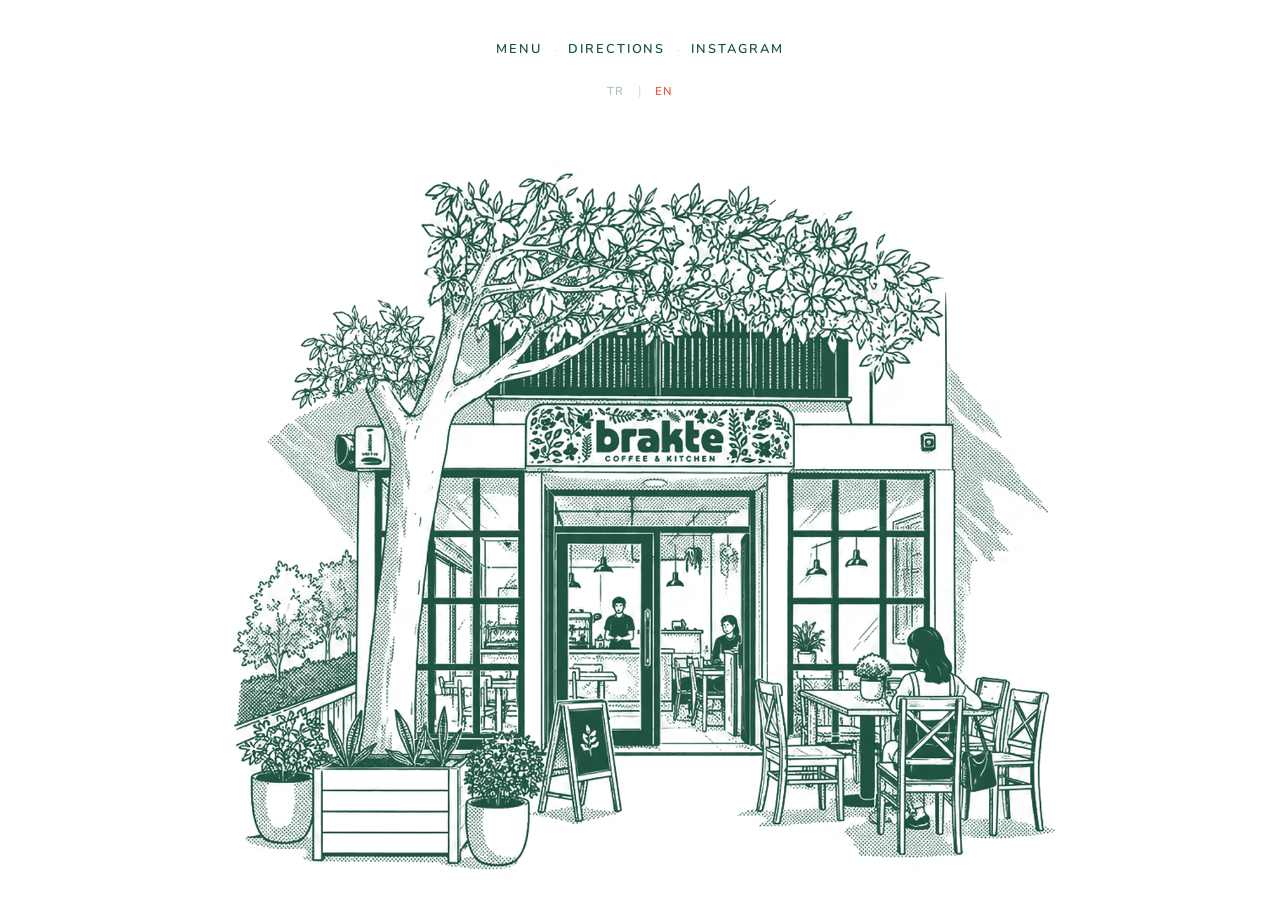
<file: index.html>
<!DOCTYPE html>
<html lang="tr">

<head>
  <meta charset="UTF-8">
  <meta name="viewport" content="width=device-width, initial-scale=1.0">
  <title>brakte &mdash; Coffee &amp; Kitchen</title>
  <meta name="description" content="brakte Coffee & Kitchen — Tüm ürünler bitkisel. Menü, konum ve daha fazlası için ziyaret edin. All products plant-based.">
  <meta name="robots" content="index, follow">
  <link rel="canonical" href="https://brakte.com.tr/">

  <meta property="og:type" content="website">
  <meta property="og:url" content="https://brakte.com.tr/">
  <meta property="og:site_name" content="brakte">
  <meta property="og:title" content="brakte — Coffee & Kitchen">
  <meta property="og:description" content="Tüm ürünler bitkisel. All products plant-based. Nice food and drinks.">
  <meta property="og:image" content="https://brakte.com.tr/logo.jpg">
  <meta property="og:locale" content="tr_TR">
  <meta property="og:locale:alternate" content="en_US">

  <meta name="twitter:card" content="summary_large_image">
  <meta name="twitter:title" content="brakte — Coffee & Kitchen">
  <meta name="twitter:description" content="Tüm ürünler bitkisel. All products plant-based. Nice food and drinks.">
  <meta name="twitter:image" content="https://brakte.com.tr/logo.jpg">

  <link rel="icon" type="image/jpeg" href="./logo.jpg">
  <link rel="apple-touch-icon" href="./logo.jpg">

  <link rel="stylesheet" href="./css/style.css">
  <link rel="preconnect" href="https://fonts.googleapis.com">
  <link rel="preconnect" href="https://fonts.gstatic.com" crossorigin>
  <link href="https://fonts.googleapis.com/css2?family=Nunito:wght@400;600;700;800&display=swap" rel="stylesheet">
</head>

<body>
  <main>
    <div class="content">
      <nav class="site-nav">
        <a href="./menu.html" class="nav-link" data-tr="Menü" data-en="Menu">Menü</a>
        <span class="nav-sep">·</span>
        <a href="https://maps.app.goo.gl/U7hAzZR7nf4fJNk27" target="_blank" rel="noopener noreferrer" class="nav-link" data-tr="Yol Tarifi" data-en="Directions">Yol Tarifi</a>
        <span class="nav-sep">·</span>
        <a href="https://instagram.com/brakte.coffee.kitchen" target="_blank" rel="noopener noreferrer" class="nav-link">Instagram</a>
      </nav>
      <div class="lang-toggle">
        <button class="lang-btn active" data-lang="tr">TR</button>
        <span class="lang-sep">|</span>
        <button class="lang-btn" data-lang="en">EN</button>
      </div>
    </div>
    <div class="illustration">
      <img src="./brakte_bg.png" alt="brakte cafe">
    </div>
  </main>

  <script>
    const btns = document.querySelectorAll('.lang-btn');
    const links = document.querySelectorAll('.nav-link[data-tr]');

    function setLang(lang) {
      document.documentElement.lang = lang;
      localStorage.setItem('brakte-lang', lang);
      btns.forEach(b => b.classList.toggle('active', b.dataset.lang === lang));
      links.forEach(l => l.textContent = l.dataset[lang]);
    }

    btns.forEach(btn => btn.addEventListener('click', () => setLang(btn.dataset.lang)));

    const saved = localStorage.getItem('brakte-lang');
    const browser = navigator.language.startsWith('tr') ? 'tr' : 'en';
    setLang(saved || browser);
  </script>
</body>

</html>
</file>
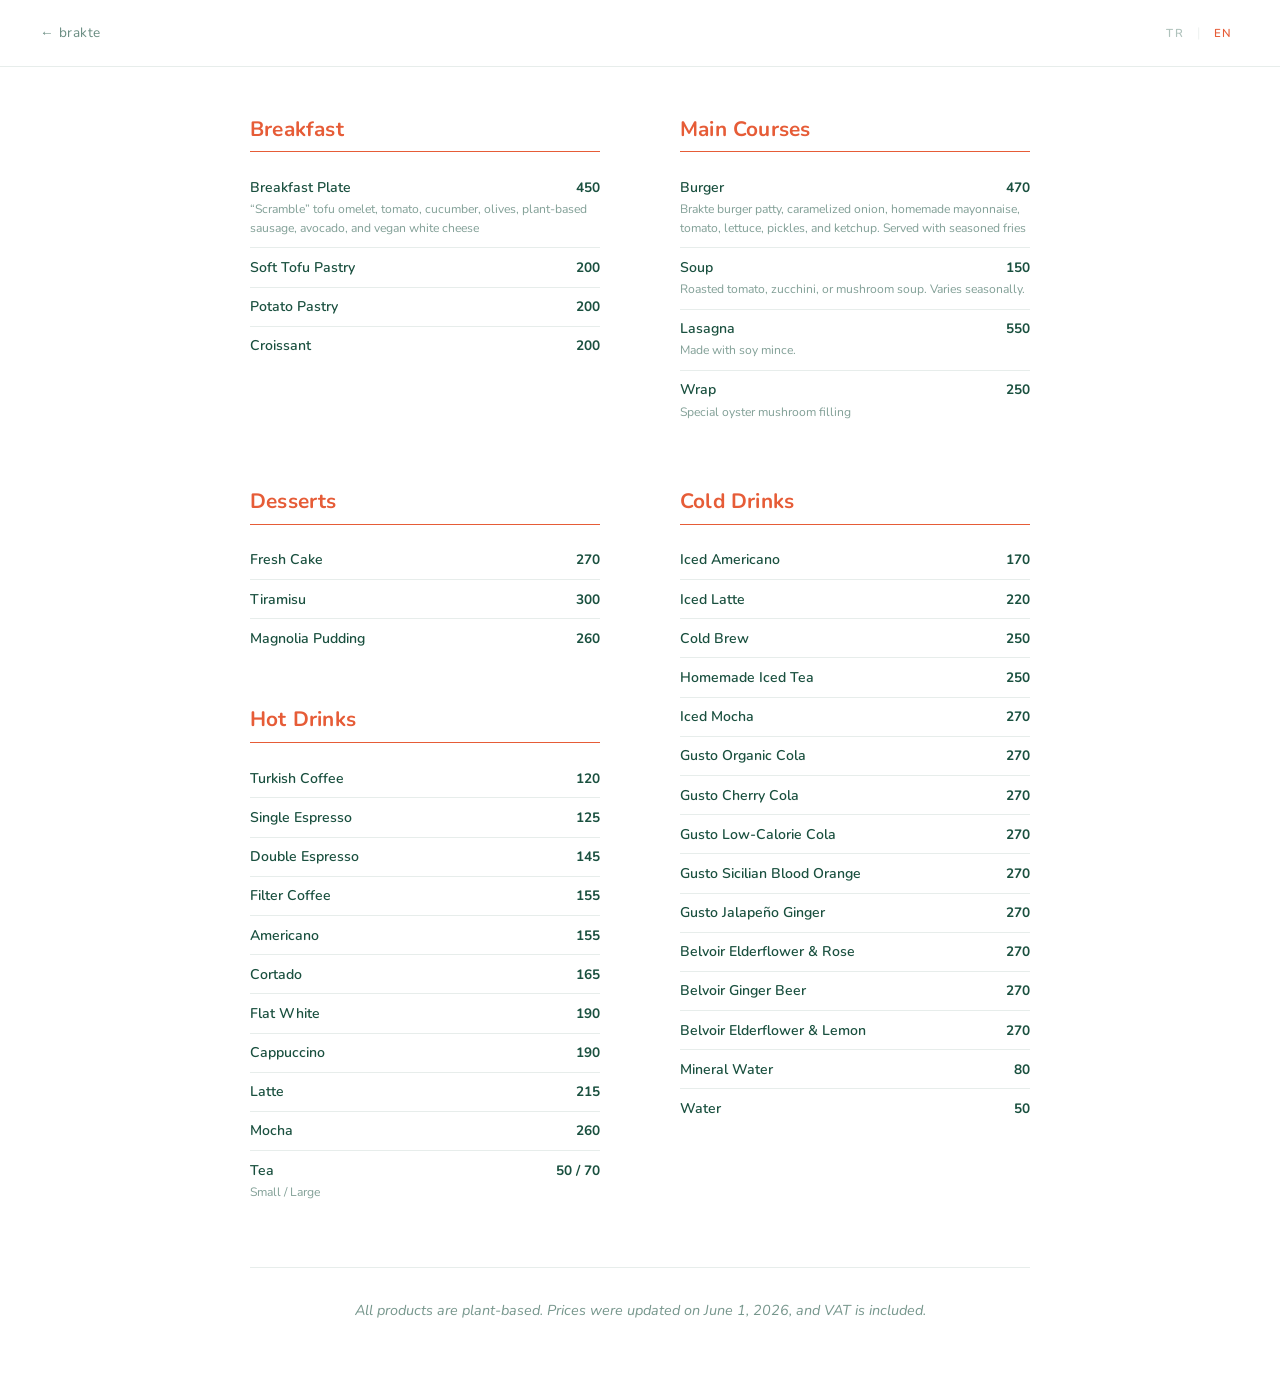
<file: menu.html>
<!DOCTYPE html>
<html lang="tr">

<head>
  <meta charset="UTF-8">
  <meta name="viewport" content="width=device-width, initial-scale=1.0">
  <title>brakte &mdash; Men&uuml; / Menu</title>
  <meta name="description" content="brakte Coffee & Kitchen menüsü — Kahvaltı, ana yemekler, tatlılar ve içecekler. Tüm ürünler bitkisel. / Full menu, all plant-based.">
  <meta name="robots" content="index, follow">
  <link rel="canonical" href="https://brakte.com.tr/menu.html">

  <meta property="og:type" content="website">
  <meta property="og:url" content="https://brakte.com.tr/menu.html">
  <meta property="og:site_name" content="brakte">
  <meta property="og:title" content="brakte — Menü / Menu">
  <meta property="og:description" content="Kahvaltı, ana yemekler, tatlılar ve içecekler. Tüm ürünler bitkisel. All plant-based.">
  <meta property="og:image" content="https://brakte.com.tr/logo.jpg">
  <meta property="og:locale" content="tr_TR">
  <meta property="og:locale:alternate" content="en_US">

  <meta name="twitter:card" content="summary_large_image">
  <meta name="twitter:title" content="brakte — Menü / Menu">
  <meta name="twitter:description" content="Kahvaltı, ana yemekler, tatlılar ve içecekler. Tüm ürünler bitkisel. All plant-based.">
  <meta name="twitter:image" content="https://brakte.com.tr/logo.jpg">

  <link rel="icon" type="image/jpeg" href="./logo.jpg">
  <link rel="apple-touch-icon" href="./logo.jpg">

  <link rel="stylesheet" href="./css/menu.css">
  <link rel="preconnect" href="https://fonts.googleapis.com">
  <link rel="preconnect" href="https://fonts.gstatic.com" crossorigin>
  <link href="https://fonts.googleapis.com/css2?family=Nunito:wght@400;600;700;800&display=swap" rel="stylesheet">
</head>

<body>
  <header class="menu-header">
    <a href="./" class="back-link">&larr; brakte</a>
    <div class="lang-toggle">
      <button class="lang-btn active" data-lang="tr">TR</button>
      <span class="lang-sep">|</span>
      <button class="lang-btn" data-lang="en">EN</button>
    </div>
  </header>

  <div class="menu-page" id="tr-menu">

    <div class="food-grid">
      <section class="menu-section">
        <h2 class="category-title">Kahvalt&#305;</h2>
        <div class="menu-item">
          <div class="item-row">
            <span class="item-name">Kahvalt&#305; Taba&#287;&#305;</span>
            <span class="item-price">450</span>
          </div>
          <p class="item-desc">&#8220;&#199;&#305;rp&#305;k&#8221; tofu omleti, domates, salatal&#305;k, zeytin, bitkisel sucuk, avokado, bitkisel beyaz peynir</p>
        </div>
        <div class="menu-item">
          <div class="item-row">
            <span class="item-name">Yumu&#351;ak Tofulu B&ouml;rek</span>
            <span class="item-price">200</span>
          </div>
        </div>
        <div class="menu-item">
          <div class="item-row">
            <span class="item-name">Patatesli B&ouml;rek</span>
            <span class="item-price">200</span>
          </div>
        </div>
        <div class="menu-item">
          <div class="item-row">
            <span class="item-name">Kruvasan</span>
            <span class="item-price">200</span>
          </div>
        </div>
      </section>

      <section class="menu-section">
        <h2 class="category-title">Ana Yemekler</h2>
        <div class="menu-item">
          <div class="item-row">
            <span class="item-name">Burger</span>
            <span class="item-price">470</span>
          </div>
          <p class="item-desc">brakte burger k&ouml;ftesi, karamelize so&#287;an, ev yap&#305;m&#305; mayonez, domates, marul, tur&#351;u, ket&#231;ap. Yan&#305;nda baharatl&#305; patates ile</p>
        </div>
        <div class="menu-item">
          <div class="item-row">
            <span class="item-name">&#199;orba</span>
            <span class="item-price">150</span>
          </div>
          <p class="item-desc">K&ouml;zlenmi&#351; domates, kabak veya mantar &#231;orbas&#305;. Mevsime g&ouml;re de&#287;i&#351;ir.</p>
        </div>
        <div class="menu-item">
          <div class="item-row">
            <span class="item-name">Lazanya</span>
            <span class="item-price">550</span>
          </div>
          <p class="item-desc">Soya k&#305;ymal&#305;</p>
        </div>
        <div class="menu-item">
          <div class="item-row">
            <span class="item-name">D&uuml;r&uuml;m</span>
            <span class="item-price">250</span>
          </div>
          <p class="item-desc">&#304;stiridye mantar&#305; &ouml;zel i&#231; har&#231;</p>
        </div>
      </section>
    </div>

    <div class="drinks-grid">
      <div class="drinks-left">
        <section class="menu-section">
          <h2 class="category-title">Tatl&#305;lar</h2>
          <div class="menu-item">
            <div class="item-row">
              <span class="item-name">Ya&#351; Pasta</span>
              <span class="item-price">270</span>
            </div>
          </div>
          <div class="menu-item">
            <div class="item-row">
              <span class="item-name">Tiramisu</span>
              <span class="item-price">300</span>
            </div>
          </div>
          <div class="menu-item">
            <div class="item-row">
              <span class="item-name">Magnolia</span>
              <span class="item-price">260</span>
            </div>
          </div>
        </section>

        <section class="menu-section">
          <h2 class="category-title">S&#305;caklar</h2>
          <div class="menu-item">
            <div class="item-row">
              <span class="item-name">T&uuml;rk Kahvesi</span>
              <span class="item-price">120</span>
            </div>
          </div>
          <div class="menu-item">
            <div class="item-row">
              <span class="item-name">Single Espresso</span>
              <span class="item-price">125</span>
            </div>
          </div>
          <div class="menu-item">
            <div class="item-row">
              <span class="item-name">Double Espresso</span>
              <span class="item-price">145</span>
            </div>
          </div>
          <div class="menu-item">
            <div class="item-row">
              <span class="item-name">Filtre Kahve</span>
              <span class="item-price">155</span>
            </div>
          </div>
          <div class="menu-item">
            <div class="item-row">
              <span class="item-name">Americano</span>
              <span class="item-price">155</span>
            </div>
          </div>
          <div class="menu-item">
            <div class="item-row">
              <span class="item-name">Cortado</span>
              <span class="item-price">165</span>
            </div>
          </div>
          <div class="menu-item">
            <div class="item-row">
              <span class="item-name">Flat White</span>
              <span class="item-price">190</span>
            </div>
          </div>
          <div class="menu-item">
            <div class="item-row">
              <span class="item-name">Cappuccino</span>
              <span class="item-price">190</span>
            </div>
          </div>
          <div class="menu-item">
            <div class="item-row">
              <span class="item-name">Latte</span>
              <span class="item-price">215</span>
            </div>
          </div>
          <div class="menu-item">
            <div class="item-row">
              <span class="item-name">Mocha</span>
              <span class="item-price">260</span>
            </div>
          </div>
          <div class="menu-item">
            <div class="item-row">
              <span class="item-name">&#199;ay</span>
              <span class="item-price">50 / 70</span>
            </div>
            <p class="item-desc">B&uuml;y&uuml;k / K&uuml;&ccedil;&uuml;k</p>
          </div>
        </section>
      </div>

      <div class="drinks-right">
        <section class="menu-section">
          <h2 class="category-title">So&#287;uklar</h2>
          <div class="menu-item">
            <div class="item-row">
              <span class="item-name">Iced Americano</span>
              <span class="item-price">170</span>
            </div>
          </div>
          <div class="menu-item">
            <div class="item-row">
              <span class="item-name">Iced Latte</span>
              <span class="item-price">220</span>
            </div>
          </div>
          <div class="menu-item">
            <div class="item-row">
              <span class="item-name">Cold Brew</span>
              <span class="item-price">250</span>
            </div>
          </div>
          <div class="menu-item">
            <div class="item-row">
              <span class="item-name">Ev Yap&#305;m&#305; So&#287;uk &#199;ay</span>
              <span class="item-price">250</span>
            </div>
          </div>
          <div class="menu-item">
            <div class="item-row">
              <span class="item-name">Iced Mocha</span>
              <span class="item-price">270</span>
            </div>
          </div>
          <div class="menu-item">
            <div class="item-row">
              <span class="item-name">Gusto Organik Kola</span>
              <span class="item-price">270</span>
            </div>
          </div>
          <div class="menu-item">
            <div class="item-row">
              <span class="item-name">Gusto Kirazl&#305; Kola</span>
              <span class="item-price">270</span>
            </div>
          </div>
          <div class="menu-item">
            <div class="item-row">
              <span class="item-name">Gusto D&uuml;&#351;&uuml;k Kalorili Kola</span>
              <span class="item-price">270</span>
            </div>
          </div>
          <div class="menu-item">
            <div class="item-row">
              <span class="item-name">Gusto Sicilya Kan Portakal&#305;</span>
              <span class="item-price">270</span>
            </div>
          </div>
          <div class="menu-item">
            <div class="item-row">
              <span class="item-name">Gusto Jalape&ntilde;o Zencefil</span>
              <span class="item-price">270</span>
            </div>
          </div>
          <div class="menu-item">
            <div class="item-row">
              <span class="item-name">Belvoir M&uuml;rverli ve G&uuml;ll&uuml;</span>
              <span class="item-price">270</span>
            </div>
          </div>
          <div class="menu-item">
            <div class="item-row">
              <span class="item-name">Belvoir Zencefil Biras&#305;</span>
              <span class="item-price">270</span>
            </div>
          </div>
          <div class="menu-item">
            <div class="item-row">
              <span class="item-name">Belvoir Kara M&uuml;rver &#199;i&#231;ekli ve Limonlu</span>
              <span class="item-price">270</span>
            </div>
          </div>
          <div class="menu-item">
            <div class="item-row">
              <span class="item-name">Maden Suyu</span>
              <span class="item-price">80</span>
            </div>
          </div>
          <div class="menu-item">
            <div class="item-row">
              <span class="item-name">Su</span>
              <span class="item-price">50</span>
            </div>
          </div>
        </section>
      </div>
    </div>

    <p class="menu-note">T&uuml;m &uuml;r&uuml;nler bitkiseldir. Men&uuml;deki fiyatlar 1 Haziran 2026 tarihinde g&uuml;ncellenmi&#351;tir. Fiyatlara KDV dahildir.</p>
  </div>

  <div class="menu-page hidden" id="en-menu">

    <div class="food-grid">
      <section class="menu-section">
        <h2 class="category-title">Breakfast</h2>
        <div class="menu-item">
          <div class="item-row">
            <span class="item-name">Breakfast Plate</span>
            <span class="item-price">450</span>
          </div>
          <p class="item-desc">&ldquo;Scramble&rdquo; tofu omelet, tomato, cucumber, olives, plant-based sausage, avocado, and vegan white cheese</p>
        </div>
        <div class="menu-item">
          <div class="item-row">
            <span class="item-name">Soft Tofu Pastry</span>
            <span class="item-price">200</span>
          </div>
        </div>
        <div class="menu-item">
          <div class="item-row">
            <span class="item-name">Potato Pastry</span>
            <span class="item-price">200</span>
          </div>
        </div>
        <div class="menu-item">
          <div class="item-row">
            <span class="item-name">Croissant</span>
            <span class="item-price">200</span>
          </div>
        </div>
      </section>

      <section class="menu-section">
        <h2 class="category-title">Main Courses</h2>
        <div class="menu-item">
          <div class="item-row">
            <span class="item-name">Burger</span>
            <span class="item-price">470</span>
          </div>
          <p class="item-desc">Brakte burger patty, caramelized onion, homemade mayonnaise, tomato, lettuce, pickles, and ketchup. Served with seasoned fries</p>
        </div>
        <div class="menu-item">
          <div class="item-row">
            <span class="item-name">Soup</span>
            <span class="item-price">150</span>
          </div>
          <p class="item-desc">Roasted tomato, zucchini, or mushroom soup. Varies seasonally.</p>
        </div>
        <div class="menu-item">
          <div class="item-row">
            <span class="item-name">Lasagna</span>
            <span class="item-price">550</span>
          </div>
          <p class="item-desc">Made with soy mince.</p>
        </div>
        <div class="menu-item">
          <div class="item-row">
            <span class="item-name">Wrap</span>
            <span class="item-price">250</span>
          </div>
          <p class="item-desc">Special oyster mushroom filling</p>
        </div>
      </section>
    </div>

    <div class="drinks-grid">
      <div class="drinks-left">
        <section class="menu-section">
          <h2 class="category-title">Desserts</h2>
          <div class="menu-item">
            <div class="item-row">
              <span class="item-name">Fresh Cake</span>
              <span class="item-price">270</span>
            </div>
          </div>
          <div class="menu-item">
            <div class="item-row">
              <span class="item-name">Tiramisu</span>
              <span class="item-price">300</span>
            </div>
          </div>
          <div class="menu-item">
            <div class="item-row">
              <span class="item-name">Magnolia Pudding</span>
              <span class="item-price">260</span>
            </div>
          </div>
        </section>

        <section class="menu-section">
          <h2 class="category-title">Hot Drinks</h2>
          <div class="menu-item">
            <div class="item-row">
              <span class="item-name">Turkish Coffee</span>
              <span class="item-price">120</span>
            </div>
          </div>
          <div class="menu-item">
            <div class="item-row">
              <span class="item-name">Single Espresso</span>
              <span class="item-price">125</span>
            </div>
          </div>
          <div class="menu-item">
            <div class="item-row">
              <span class="item-name">Double Espresso</span>
              <span class="item-price">145</span>
            </div>
          </div>
          <div class="menu-item">
            <div class="item-row">
              <span class="item-name">Filter Coffee</span>
              <span class="item-price">155</span>
            </div>
          </div>
          <div class="menu-item">
            <div class="item-row">
              <span class="item-name">Americano</span>
              <span class="item-price">155</span>
            </div>
          </div>
          <div class="menu-item">
            <div class="item-row">
              <span class="item-name">Cortado</span>
              <span class="item-price">165</span>
            </div>
          </div>
          <div class="menu-item">
            <div class="item-row">
              <span class="item-name">Flat White</span>
              <span class="item-price">190</span>
            </div>
          </div>
          <div class="menu-item">
            <div class="item-row">
              <span class="item-name">Cappuccino</span>
              <span class="item-price">190</span>
            </div>
          </div>
          <div class="menu-item">
            <div class="item-row">
              <span class="item-name">Latte</span>
              <span class="item-price">215</span>
            </div>
          </div>
          <div class="menu-item">
            <div class="item-row">
              <span class="item-name">Mocha</span>
              <span class="item-price">260</span>
            </div>
          </div>
          <div class="menu-item">
            <div class="item-row">
              <span class="item-name">Tea</span>
              <span class="item-price">50 / 70</span>
            </div>
            <p class="item-desc">Small / Large</p>
          </div>
        </section>
      </div>

      <div class="drinks-right">
        <section class="menu-section">
          <h2 class="category-title">Cold Drinks</h2>
          <div class="menu-item">
            <div class="item-row">
              <span class="item-name">Iced Americano</span>
              <span class="item-price">170</span>
            </div>
          </div>
          <div class="menu-item">
            <div class="item-row">
              <span class="item-name">Iced Latte</span>
              <span class="item-price">220</span>
            </div>
          </div>
          <div class="menu-item">
            <div class="item-row">
              <span class="item-name">Cold Brew</span>
              <span class="item-price">250</span>
            </div>
          </div>
          <div class="menu-item">
            <div class="item-row">
              <span class="item-name">Homemade Iced Tea</span>
              <span class="item-price">250</span>
            </div>
          </div>
          <div class="menu-item">
            <div class="item-row">
              <span class="item-name">Iced Mocha</span>
              <span class="item-price">270</span>
            </div>
          </div>
          <div class="menu-item">
            <div class="item-row">
              <span class="item-name">Gusto Organic Cola</span>
              <span class="item-price">270</span>
            </div>
          </div>
          <div class="menu-item">
            <div class="item-row">
              <span class="item-name">Gusto Cherry Cola</span>
              <span class="item-price">270</span>
            </div>
          </div>
          <div class="menu-item">
            <div class="item-row">
              <span class="item-name">Gusto Low-Calorie Cola</span>
              <span class="item-price">270</span>
            </div>
          </div>
          <div class="menu-item">
            <div class="item-row">
              <span class="item-name">Gusto Sicilian Blood Orange</span>
              <span class="item-price">270</span>
            </div>
          </div>
          <div class="menu-item">
            <div class="item-row">
              <span class="item-name">Gusto Jalape&ntilde;o Ginger</span>
              <span class="item-price">270</span>
            </div>
          </div>
          <div class="menu-item">
            <div class="item-row">
              <span class="item-name">Belvoir Elderflower &amp; Rose</span>
              <span class="item-price">270</span>
            </div>
          </div>
          <div class="menu-item">
            <div class="item-row">
              <span class="item-name">Belvoir Ginger Beer</span>
              <span class="item-price">270</span>
            </div>
          </div>
          <div class="menu-item">
            <div class="item-row">
              <span class="item-name">Belvoir Elderflower &amp; Lemon</span>
              <span class="item-price">270</span>
            </div>
          </div>
          <div class="menu-item">
            <div class="item-row">
              <span class="item-name">Mineral Water</span>
              <span class="item-price">80</span>
            </div>
          </div>
          <div class="menu-item">
            <div class="item-row">
              <span class="item-name">Water</span>
              <span class="item-price">50</span>
            </div>
          </div>
        </section>
      </div>
    </div>

    <p class="menu-note">All products are plant-based. Prices were updated on June 1, 2026, and VAT is included.</p>
  </div>

  <script>
    const btns = document.querySelectorAll('.lang-btn');

    function setLang(lang) {
      document.documentElement.lang = lang;
      localStorage.setItem('brakte-lang', lang);
      btns.forEach(b => b.classList.toggle('active', b.dataset.lang === lang));
      document.getElementById('tr-menu').classList.toggle('hidden', lang !== 'tr');
      document.getElementById('en-menu').classList.toggle('hidden', lang !== 'en');
    }

    btns.forEach(btn => btn.addEventListener('click', () => setLang(btn.dataset.lang)));

    const saved = localStorage.getItem('brakte-lang');
    const browser = navigator.language.startsWith('tr') ? 'tr' : 'en';
    setLang(saved || browser);
  </script>
</body>

</html>
</file>
<file: css/style.css>
* {
  margin: 0;
  padding: 0;
  box-sizing: border-box;
}

body {
  font-family: 'Nunito', system-ui, sans-serif;
  background-color: #ffffff;
  min-height: 100vh;
}

main {
  position: relative;
  width: 100%;
  min-height: 100vh;
  overflow: hidden;
}

.content {
  position: absolute;
  top: 2.5rem;
  left: 50%;
  transform: translateX(-50%);
  z-index: 10;
  text-align: center;
  white-space: nowrap;
}


.lang-toggle {
  display: flex;
  align-items: center;
  justify-content: center;
  gap: 0.4rem;
  margin-top: 1.25rem;
}

.lang-btn {
  background: none;
  border: none;
  font-family: 'Nunito', sans-serif;
  font-size: 0.72rem;
  font-weight: 600;
  letter-spacing: 0.12em;
  color: oklch(39% 16% 169deg / 0.35);
  cursor: pointer;
  padding: 0.3rem 0.45rem;
  transition: color 0.2s;
}

.lang-btn.active {
  color: #E65C37;
}

.lang-btn:hover:not(.active) {
  color: oklch(39% 16% 169deg);
}

.lang-sep {
  color: oklch(39% 16% 169deg / 0.2);
  font-size: 0.8rem;
}

.site-nav {
  display: flex;
  align-items: center;
  justify-content: center;
  gap: 0.75rem;
}

.nav-link {
  color: oklch(39% 16% 169deg);
  text-decoration: none;
  font-size: 0.8rem;
  font-weight: 600;
  letter-spacing: 0.15em;
  text-transform: uppercase;
  transition: color 0.3s ease;
}

.nav-link:hover {
  color: #E65C37;
}

.nav-sep {
  color: oklch(39% 16% 169deg / 0.35);
  font-size: 0.6rem;
}

.illustration {
  position: absolute;
  bottom: 0;
  left: 50%;
  transform: translateX(-50%);
  width: clamp(420px, 88vw, 860px);
  pointer-events: none;
}

.illustration img {
  width: 100%;
  height: auto;
  display: block;
}
</file>
<file: css/menu.css>
* {
  margin: 0;
  padding: 0;
  box-sizing: border-box;
}

:root {
  --teal: oklch(39% 16% 169deg);
  --amber: #E65C37;
  --cream: #ffffff;
  --teal-muted: oklch(39% 16% 169deg / 0.55);
  --teal-faint: oklch(39% 16% 169deg / 0.1);
}

body {
  font-family: 'Nunito', system-ui, sans-serif;
  background-color: var(--cream);
  color: var(--teal);
  min-height: 100vh;
}

.menu-header {
  display: flex;
  justify-content: space-between;
  align-items: center;
  padding: 1.25rem 2.5rem;
  border-bottom: 1px solid var(--teal-faint);
  position: sticky;
  top: 0;
  background-color: var(--cream);
  z-index: 100;
}

.back-link {
  font-family: 'Nunito', sans-serif;
  font-size: 0.85rem;
  color: var(--teal);
  text-decoration: none;
  letter-spacing: 0.04em;
  opacity: 0.65;
  transition: opacity 0.2s;
}

.back-link:hover {
  opacity: 1;
}

.lang-toggle {
  display: flex;
  align-items: center;
  gap: 0.4rem;
}

.lang-sep {
  color: var(--teal-faint);
  font-size: 0.85rem;
  font-weight: 300;
}

.lang-btn {
  background: none;
  border: none;
  font-family: 'Nunito', sans-serif;
  font-size: 0.72rem;
  font-weight: 600;
  letter-spacing: 0.12em;
  color: oklch(39% 16% 169deg / 0.35);
  cursor: pointer;
  padding: 0.3rem 0.45rem;
  border-radius: 3px;
  transition: color 0.2s;
}

.lang-btn.active {
  color: var(--amber);
}

.lang-btn:hover:not(.active) {
  color: var(--teal);
}

.menu-page {
  max-width: 860px;
  margin: 0 auto;
  padding: 3rem 2.5rem 5rem;
}

.menu-page.hidden {
  display: none;
}

.food-grid {
  display: grid;
  grid-template-columns: 1fr 1fr;
  gap: 0 5rem;
  margin-bottom: 3.5rem;
}

.drinks-grid {
  display: grid;
  grid-template-columns: 1fr 1fr;
  gap: 0 5rem;
}

.drinks-left {
  display: flex;
  flex-direction: column;
  gap: 3rem;
}

.category-title {
  font-size: 1.3rem;
  font-weight: 700;
  color: var(--amber);
  padding-bottom: 0.55rem;
  border-bottom: 1.5px solid var(--amber);
  margin-bottom: 1rem;
  letter-spacing: 0.01em;
}

.menu-item {
  padding: 0.6rem 0;
  border-bottom: 1px solid var(--teal-faint);
}

.menu-item:last-child {
  border-bottom: none;
}

.item-row {
  display: flex;
  justify-content: space-between;
  align-items: baseline;
  gap: 1rem;
}

.item-name {
  font-weight: 600;
  font-size: 0.88rem;
  color: var(--teal);
}

.item-price {
  font-weight: 700;
  font-size: 0.85rem;
  color: var(--teal);
  white-space: nowrap;
  flex-shrink: 0;
}

.item-desc {
  font-size: 0.76rem;
  font-weight: 400;
  color: var(--teal-muted);
  margin-top: 0.2rem;
  line-height: 1.55;
}

.menu-note {
  text-align: center;
  font-size: 0.9rem;
  font-weight: 400;
  font-style: italic;
  color: oklch(39% 16% 169deg / 0.6);
  margin-top: 3.5rem;
  padding-top: 2rem;
  border-top: 1px solid var(--teal-faint);
}

@media (max-width: 640px) {
  .menu-header {
    padding: 1rem 1.25rem;
  }

  .menu-page {
    padding: 2rem 1.25rem 4rem;
  }

  .food-grid,
  .drinks-grid {
    grid-template-columns: 1fr;
  }

  .food-grid .menu-section {
    margin-bottom: 2.5rem;
  }

  .drinks-left {
    gap: 2.5rem;
    margin-bottom: 2.5rem;
  }
}
</file>
